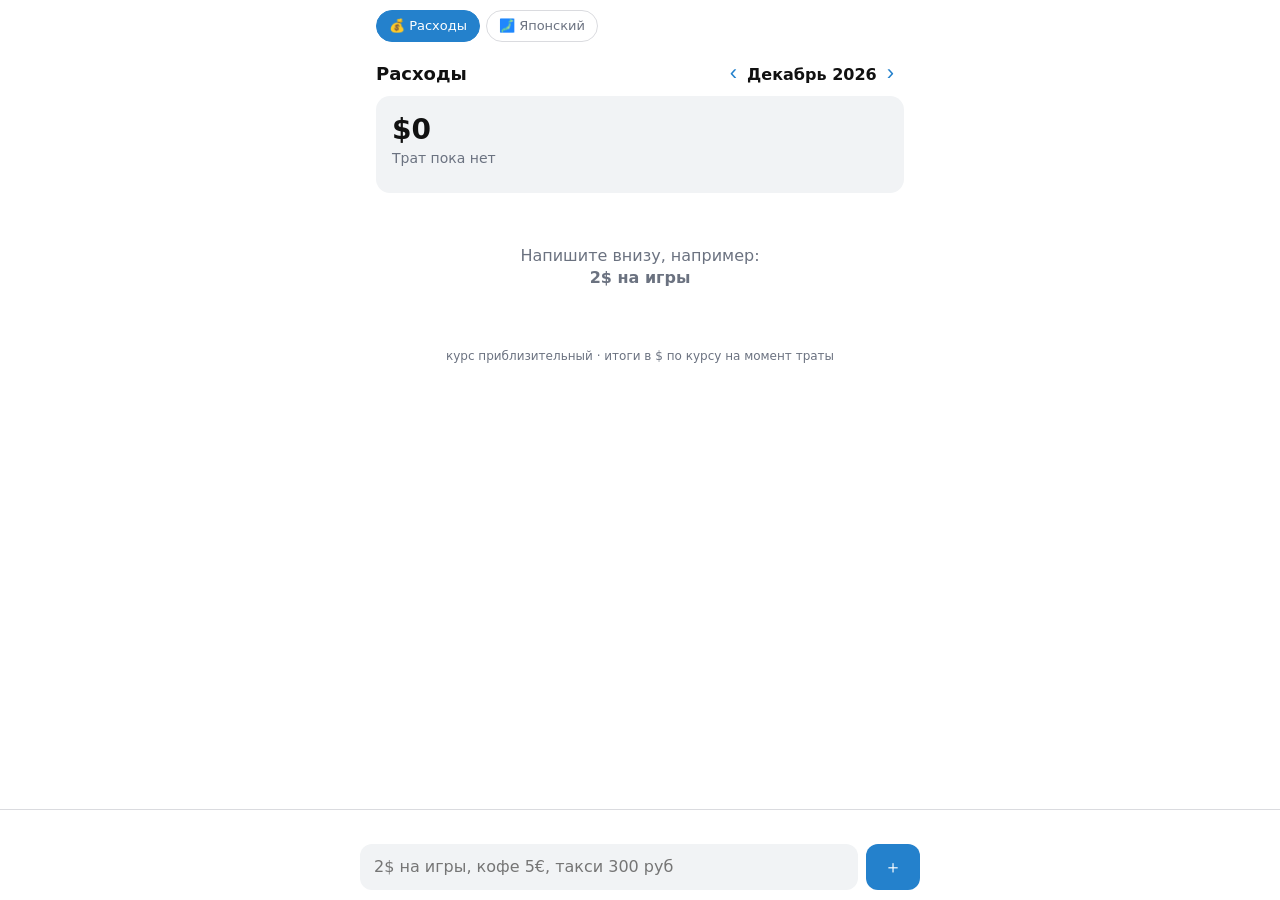
<file: index.html>
<!doctype html>
<html lang="ru">
<head>
<meta charset="utf-8">
<meta name="viewport" content="width=device-width, initial-scale=1, viewport-fit=cover">
<title>Расходы</title>
<script src="https://telegram.org/js/telegram-web-app.js"></script>
<script>
// Открываем раздел, где были в прошлый раз (Расходы или Японский)
try {
  if (/[?&]stay=1/.test(location.search)) localStorage.setItem("app_last", "exp");
  else if (localStorage.getItem("app_last") === "jp") location.replace("jp/" + location.hash);
} catch (e) {}
</script>
<style>
:root{
  --bg:var(--tg-theme-bg-color,#fff);
  --text:var(--tg-theme-text-color,#111);
  --hint:var(--tg-theme-hint-color,#6b7280);
  --link:var(--tg-theme-link-color,#2481cc);
  --btn:var(--tg-theme-button-color,#2481cc);
  --btn-text:var(--tg-theme-button-text-color,#fff);
  --card:var(--tg-theme-secondary-bg-color,#f1f3f5);
  --line:color-mix(in srgb,var(--hint) 25%,transparent);
}
*{box-sizing:border-box;-webkit-tap-highlight-color:transparent}
body{margin:0;background:var(--bg);color:var(--text);font:16px/1.4 system-ui,-apple-system,"Segoe UI",Roboto,sans-serif;padding-bottom:calc(84px + env(safe-area-inset-bottom))}
.wrap{max-width:560px;margin:0 auto;padding:0 16px}
.appsw{display:flex;gap:6px;padding:10px 0 0}
.appsw a,.appsw span{font-size:13px;padding:6px 12px;border-radius:999px;border:1px solid var(--line);text-decoration:none;color:var(--hint)}
.appsw span{background:var(--btn);color:var(--btn-text);border-color:var(--btn)}
header{display:flex;align-items:center;justify-content:space-between;padding:14px 0 6px}
header h1{font-size:18px;margin:0}
.nav button{background:none;border:0;color:var(--link);font-size:22px;padding:4px 10px;cursor:pointer}
.month{font-weight:600;min-width:120px;text-align:center;display:inline-block}
.chips{display:flex;gap:8px;flex-wrap:wrap;margin:6px 0 10px}
.chip{border:1px solid var(--line);background:none;color:var(--text);border-radius:999px;padding:5px 12px;font-size:14px;cursor:pointer}
.chip.on{background:var(--btn);color:var(--btn-text);border-color:var(--btn)}
.total{background:var(--card);border-radius:14px;padding:14px 16px;margin-bottom:12px}
.total .big{font-size:28px;font-weight:700}
.total .sub{color:var(--hint);font-size:14px}
.bars{margin-top:10px;display:grid;gap:8px}
.bar .top{display:flex;justify-content:space-between;font-size:14px}
.bar .track{height:6px;border-radius:3px;background:var(--line);margin-top:3px;overflow:hidden}
.bar .fill{height:100%;background:var(--btn);border-radius:3px}
h2{font-size:13px;text-transform:uppercase;letter-spacing:.04em;color:var(--hint);margin:18px 0 6px;font-weight:600;display:flex;justify-content:space-between}
.row{display:flex;align-items:center;gap:12px;padding:10px 0;border-bottom:1px solid var(--line);cursor:pointer}
.row .ico{font-size:22px;width:32px;text-align:center}
.row .mid{flex:1;min-width:0}
.row .cat{font-size:15px}
.row .note{color:var(--hint);font-size:13px;white-space:nowrap;overflow:hidden;text-overflow:ellipsis}
.row .amt{font-weight:600;white-space:nowrap;text-align:right}
.conv{color:var(--hint);font-size:12px;font-weight:400}
.rate{color:var(--hint);font-size:12px;text-align:center;margin:18px 0 0}
.empty{color:var(--hint);text-align:center;padding:40px 0}
.dock{position:fixed;left:0;right:0;bottom:0;background:var(--bg);border-top:1px solid var(--line);padding:10px 16px calc(10px + env(safe-area-inset-bottom))}
.dock .in{max-width:560px;margin:0 auto}
.dock form{display:flex;gap:8px}
.dock input{flex:1;min-width:0;font:inherit;color:var(--text);background:var(--card);border:0;border-radius:12px;padding:12px 14px;outline:none}
.dock button{background:var(--btn);color:var(--btn-text);border:0;border-radius:12px;padding:0 18px;font-size:18px;cursor:pointer}
.preview{font-size:13px;color:var(--hint);min-height:18px;margin:0 2px 6px}
dialog{border:0;border-radius:16px;background:var(--bg);color:var(--text);padding:18px;width:min(92vw,420px)}
dialog::backdrop{background:rgba(0,0,0,.45)}
dialog h3{margin:0 0 4px}
dialog .note{color:var(--hint);font-size:14px;margin-bottom:12px}
.danger{margin-top:14px;width:100%;padding:11px;border-radius:12px;border:0;background:#e5484d;color:#fff;font-size:16px;cursor:pointer}
.close{margin-top:8px;width:100%;padding:11px;border-radius:12px;border:0;background:var(--card);color:var(--text);font-size:16px;cursor:pointer}
</style>
</head>
<body>
<div class="wrap">
  <nav class="appsw"><span>💰 Расходы</span><a href="jp/" id="toJp">🗾 Японский</a></nav>
  <header>
    <h1>Расходы</h1>
    <div class="nav"><button id="prev" aria-label="Предыдущий месяц">‹</button><span class="month" id="month"></span><button id="next" aria-label="Следующий месяц">›</button></div>
  </header>
  <div class="total"><div class="big" id="sum">0</div><div class="sub" id="cnt"></div><div class="bars" id="bars"></div></div>
  <div id="list"></div>
  <div class="rate" id="rate"></div>
</div>

<div class="dock"><div class="in">
  <div class="preview" id="preview"></div>
  <form id="form" autocomplete="off">
    <input id="inp" type="text" inputmode="text" placeholder="2$ на игры, кофе 5€, такси 300 руб" enterkeyhint="send">
    <button type="submit" aria-label="Добавить">＋</button>
  </form>
</div></div>

<dialog id="dlg">
  <h3 id="dAmt"></h3><div class="note" id="dNote"></div>
  <div class="chips" id="dCats"></div>
  <button class="danger" id="dDel">Удалить</button>
  <button class="close" id="dClose">Закрыть</button>
</dialog>

<script>
"use strict";
const tg = window.Telegram && window.Telegram.WebApp;
if (tg) { try { tg.ready(); tg.expand(); } catch (e) {} }

/* ---------- Категории ---------- */
const CATS = [
  ["Еда","🛒","еда|продукт|магазин|супермаркет|пятёрочк|пятерочк|ашан|лента|магнит|молок|хлеб|овощ|фрукт|мясо|grocer|food|market"],
  ["Кафе и рестораны","☕","кофе|кафе|ресторан|обед|ужин|завтрак|перекус|пицц|бургер|суши|ролл|макдак|kfc|burger|кебаб|шаурм|coffee|lunch|dinner|bar\\b|пиво|вино|доставк"],
  ["Транспорт","🚕","такси|метро|автобус|маршрутк|бензин|заправк|парковк|проезд|uber|bolt|yandex go|поезд|электричк|taxi|fuel|самокат|каршеринг"],
  ["Игры и развлечения","🎮","игр|game|steam|playstation|\\bps\\d?\\b|xbox|nintendo|донат|кино|концерт|театр|боулинг|клуб|квест|аттракцион|парк"],
  ["Подписки и сервисы","📺","подписк|netflix|spotify|youtube|chatgpt|claude|icloud|google one|vpn|впн|хостинг|сервер|домен|apple music|premium"],
  ["Покупки","🛍","одежд|кроссовк|обув|куртк|джинс|футболк|ozon|озон|wildberries|вайлдберриз|amazon|aliexpress|телефон|наушник|ноутбук|покупк|товар|техник"],
  ["Здоровье","💊","аптек|лекарств|таблетк|врач|стоматолог|больниц|анализ|клиник|витамин|спортзал|тренировк|абонемент"],
  ["Жильё и счета","🏠","аренд|квартир|коммунал|свет\\b|электричеств|газ\\b|вода\\b|ипотек|ремонт|мебел|жкх"],
  ["Связь и интернет","📶","интернет|мобильн|симк|сим-карт|тариф|связь|wifi|wi-fi"],
  ["Подарки","🎁","подар|цветы|букет|открытк"],
  ["Прочее","📦",""]
];
const CAT_RE = CATS.map(c => c[2] ? new RegExp("(^|[^a-zа-яё0-9])(" + c[2] + ")", "i") : null);
const CAT_ICON = Object.fromEntries(CATS.map(c => [c[0], c[1]]));

function detectCategory(text) {
  for (let i = 0; i < CATS.length; i++) if (CAT_RE[i] && CAT_RE[i].test(text)) return CATS[i][0];
  return "Прочее";
}

/* ---------- Разбор текста ---------- */
const CUR_SYM = { USD: "$", EUR: "€", RUB: "₽" };
let defaultCur = "USD";

/* ---------- Курсы валют (единиц за 1 USD) ---------- */
let rates = { USD: 1, EUR: 0.9, RUB: 80 };
let ratesInfo = "курс приблизительный";
const CUR_LIST = ["USD", "EUR", "RUB"];
const conv = (a, from, to) => a / rates[from] * rates[to];
function loadCachedRates() {
  try {
    const c = JSON.parse(localStorage.getItem("exp_rates") || "null");
    if (c && c.r && c.r.EUR && c.r.RUB) { rates = { USD: 1, EUR: c.r.EUR, RUB: c.r.RUB }; ratesInfo = "курс на " + c.d + " (из кэша)"; return c.t; }
  } catch (e) {}
  return 0;
}
async function refreshRates() {
  const t = loadCachedRates();
  if (t && Date.now() - t < 6 * 3600e3) { ratesInfo = ratesInfo.replace(" (из кэша)", ""); return; }
  try {
    const res = await fetch("https://open.er-api.com/v6/latest/USD");
    const j = await res.json();
    if (j.result === "success" && j.rates.EUR && j.rates.RUB) {
      rates = { USD: 1, EUR: j.rates.EUR, RUB: j.rates.RUB };
      const d = new Date(), ds = pad(d.getDate()) + "." + pad(d.getMonth() + 1);
      ratesInfo = "курс на " + ds;
      try { localStorage.setItem("exp_rates", JSON.stringify({ t: Date.now(), d: ds, r: rates })); } catch (e) {}
    }
  } catch (e) {}
}

function parse(text) {
  const t = text.trim();
  const m = t.match(/(\d+(?:[  ]\d{3})*(?:[.,]\d{1,2})?|\d+)/);
  if (!m) return null;
  const amount = parseFloat(m[1].replace(/[  ]/g, "").replace(",", "."));
  if (!(amount > 0)) return null;
  let cur = defaultCur;
  if (/\$|usd|доллар|бакс/i.test(t)) cur = "USD";
  else if (/€|eur|евро/i.test(t)) cur = "EUR";
  else if (/₽|rub|руб|(^|\s)р(\.|\s|$)/i.test(t)) cur = "RUB";
  let note = t.replace(m[0], " ")
    .replace(/\$|€|₽|usd|eur|rub|доллар[а-яё]*|бакс[а-яё]*|евро|руб[а-яё]*/ig, " ")
    .replace(/(^|\s)(потратил[а-яё]*|купил[а-яё]*|заплатил[а-яё]*|отдал[а-яё]*|на|за|вчера|р\.?)(?=\s|$)/ig, " ")
    .replace(/\s+/g, " ").trim();
  if (!note) note = t;
  const date = /вчера/i.test(t) ? addDays(today(), -1) : today();
  return { a: amount, c: cur, g: detectCategory(t), n: note.slice(0, 80), d: date };
}

/* ---------- Даты ---------- */
const pad = n => String(n).padStart(2, "0");
function ymd(d) { return d.getFullYear() + "-" + pad(d.getMonth() + 1) + "-" + pad(d.getDate()); }
function today() { return ymd(new Date()); }
function addDays(s, n) { const d = new Date(s + "T12:00:00"); d.setDate(d.getDate() + n); return ymd(d); }
const MONTHS = ["Январь","Февраль","Март","Апрель","Май","Июнь","Июль","Август","Сентябрь","Октябрь","Ноябрь","Декабрь"];
const DAYS = ["вс","пн","вт","ср","чт","пт","сб"];
function dayLabel(s) {
  if (s === today()) return "Сегодня";
  if (s === addDays(today(), -1)) return "Вчера";
  const d = new Date(s + "T12:00:00");
  return d.getDate() + " " + MONTHS[d.getMonth()].toLowerCase().replace(/ь$|й$/, "я") + ", " + DAYS[d.getDay()];
}

/* ---------- Хранилище: Telegram CloudStorage или localStorage ---------- */
const useCloud = !!(tg && tg.CloudStorage && tg.isVersionAtLeast && tg.isVersionAtLeast("6.9"));
const P = "exp_";
const store = {
  getKeys() {
    if (useCloud) return new Promise(r => tg.CloudStorage.getKeys((e, k) => r(e ? [] : k)));
    try { return Promise.resolve(Object.keys(localStorage).filter(k => k.startsWith(P)).map(k => k.slice(P.length))); }
    catch (e) { return Promise.resolve([]); }
  },
  getItems(keys) {
    if (!keys.length) return Promise.resolve({});
    if (useCloud) return new Promise(r => tg.CloudStorage.getItems(keys, (e, v) => r(e ? {} : v)));
    const o = {};
    try { keys.forEach(k => { const v = localStorage.getItem(P + k); if (v != null) o[k] = v; }); } catch (e) {}
    return Promise.resolve(o);
  },
  setItem(k, v) {
    if (useCloud) return new Promise(r => tg.CloudStorage.setItem(k, v, () => r()));
    try { localStorage.setItem(P + k, v); } catch (e) {}
    return Promise.resolve();
  },
  removeItem(k) {
    if (useCloud) return new Promise(r => tg.CloudStorage.removeItem(k, () => r()));
    try { localStorage.removeItem(P + k); } catch (e) {}
    return Promise.resolve();
  }
};

/* ---------- Состояние ---------- */
let allKeys = new Set();
const days = {};          // "YYYY-MM-DD" -> [ {i,a,c,g,n} ]
let ym = today().slice(0, 7);
let curFilter = null;

const dk = d => "d_" + d;
function parseDay(v) { try { const a = JSON.parse(v); return Array.isArray(a) ? a : []; } catch (e) { return []; } }

async function loadMonth() {
  const keys = [...allKeys].filter(k => k.startsWith("d_" + ym) && !(k.slice(2) in days));
  const got = await store.getItems(keys);
  keys.forEach(k => { days[k.slice(2)] = parseDay(got[k]); });
}
async function saveDay(d) {
  const arr = days[d] || [];
  if (arr.length) { await store.setItem(dk(d), JSON.stringify(arr)); allKeys.add(dk(d)); }
  else { await store.removeItem(dk(d)); allKeys.delete(dk(d)); delete days[d]; }
}

/* ---------- Отрисовка ---------- */
const $ = id => document.getElementById(id);
const fmt = (n, c) => {
  const s = Number(n).toLocaleString("ru-RU", { maximumFractionDigits: 2 });
  return c === "RUB" ? s + " ₽" : (CUR_SYM[c] || "") + s;
};

const usd = e => e.u != null ? e.u : conv(e.a, e.c, "USD");
const fmtOthers = (a, c) => CUR_LIST.filter(x => x !== c).map(x => fmt(conv(a, c, x), x)).join(" · ");

function monthEntries() {
  const out = [];
  Object.keys(days).filter(d => d.startsWith(ym)).sort().reverse().forEach(d => days[d].forEach(e => out.push({ d, e })));
  return out;
}

function render() {
  const [y, m] = ym.split("-").map(Number);
  $("month").textContent = MONTHS[m - 1] + " " + y;
  const items = monthEntries();
  const shown = items;
  const total = shown.reduce((s, x) => s + usd(x.e), 0);
  $("sum").textContent = fmt(total, "USD");
  $("cnt").textContent = shown.length ? shown.length + " " + plural(shown.length) + " · ≈ " + fmtOthers(total, "USD") : "Трат пока нет";
  $("rate").textContent = ratesInfo + " · итоги в $ по курсу на момент траты";

  const byCat = {};
  shown.forEach(x => { byCat[x.e.g] = (byCat[x.e.g] || 0) + usd(x.e); });
  const rows = Object.entries(byCat).sort((a, b) => b[1] - a[1]);
  $("bars").innerHTML = rows.map(([g, v]) =>
    '<div class="bar"><div class="top"><span>' + (CAT_ICON[g] || "📦") + " " + esc(g) + "</span><span>" + fmt(v, "USD") +
    ' · ' + Math.round(v / total * 100) + '%</span></div><div class="track"><div class="fill" style="width:' + (v / rows[0][1] * 100) + '%"></div></div></div>').join("");

  if (!items.length) { $("list").innerHTML = '<div class="empty">Напишите внизу, например:<br><b>2$ на игры</b></div>'; return; }
  let html = "", last = "";
  items.forEach(({ d, e }) => {
    if (d !== last) {
      const dayTotal = days[d].reduce((s, x) => s + usd(x), 0);
      html += "<h2><span>" + dayLabel(d) + "</span><span>" + (dayTotal ? fmt(dayTotal, "USD") : "") + "</span></h2>";
      last = d;
    }
    html += '<div class="row" data-d="' + d + '" data-i="' + e.i + '"><div class="ico">' + (CAT_ICON[e.g] || "📦") + '</div><div class="mid"><div class="cat">' +
      esc(e.g) + '</div><div class="note">' + esc(e.n) + '</div></div><div class="amt">' + fmt(e.a, e.c) +
      (e.c !== "USD" ? '<div class="conv">≈ ' + fmt(usd(e), "USD") + "</div>" : "") + "</div></div>";
  });
  $("list").innerHTML = html;
}
function plural(n) { const a = n % 10, b = n % 100; return a === 1 && b !== 11 ? "трата" : (a >= 2 && a <= 4 && (b < 10 || b >= 20)) ? "траты" : "трат"; }
function esc(s) { return String(s).replace(/[&<>"]/g, c => ({ "&": "&amp;", "<": "&lt;", ">": "&gt;", '"': "&quot;" }[c])); }

/* ---------- Действия ---------- */
function haptic(t) { try { tg && tg.HapticFeedback && tg.HapticFeedback.notificationOccurred(t); } catch (e) {} }

$("inp").addEventListener("input", () => {
  const p = parse($("inp").value);
  $("preview").textContent = p ? "→ " + fmt(p.a, p.c) + " (≈ " + fmtOthers(p.a, p.c) + ") · " + (CAT_ICON[p.g] || "") + " " + p.g : "";
});

$("form").addEventListener("submit", async ev => {
  ev.preventDefault();
  const p = parse($("inp").value);
  if (!p) { haptic("error"); $("preview").textContent = "Не вижу сумму. Пример: 2$ на игры"; return; }
  const entry = { i: Date.now().toString(36), a: p.a, c: p.c, g: p.g, n: p.n, u: +conv(p.a, p.c, "USD").toFixed(4) };
  const d = p.d;
  if (!days[d]) { const got = await store.getItems([dk(d)]); days[d] = parseDay(got[dk(d)]); }
  days[d].push(entry);
  await saveDay(d);
  ym = d.slice(0, 7);
  await loadMonth();
  $("inp").value = ""; $("preview").textContent = "";
  haptic("success"); render();
});

$("prev").onclick = () => shiftMonth(-1);
$("next").onclick = () => shiftMonth(1);
async function shiftMonth(n) {
  const [y, m] = ym.split("-").map(Number);
  const d = new Date(y, m - 1 + n, 1);
  ym = d.getFullYear() + "-" + pad(d.getMonth() + 1);
  await loadMonth(); render();
}

let cur = null;
$("list").addEventListener("click", e => {
  const row = e.target.closest(".row"); if (!row) return;
  const d = row.dataset.d, i = row.dataset.i;
  const entry = (days[d] || []).find(x => x.i === i); if (!entry) return;
  cur = { d, entry };
  $("dAmt").textContent = fmt(entry.a, entry.c);
  $("dNote").textContent = entry.n + " · ≈ " + fmtOthers(entry.a, entry.c);
  $("dCats").innerHTML = CATS.map(c => '<button class="chip' + (c[0] === entry.g ? " on" : "") + '" data-g="' + esc(c[0]) + '">' + c[1] + " " + esc(c[0]) + "</button>").join("");
  $("dlg").showModal();
});
$("dCats").addEventListener("click", async e => {
  const g = e.target.dataset.g; if (!g || !cur) return;
  cur.entry.g = g; await saveDay(cur.d); $("dlg").close(); render();
});
$("dDel").onclick = async () => {
  if (!cur) return;
  days[cur.d] = days[cur.d].filter(x => x.i !== cur.entry.i);
  await saveDay(cur.d); $("dlg").close(); haptic("warning"); render();
};
$("dClose").onclick = () => $("dlg").close();
$("toJp").onclick = e => { e.preventDefault(); try { localStorage.setItem("app_last", "jp"); } catch (x) {} location.href = "jp/" + location.hash; };

/* ---------- Старт ---------- */
(async function init() {
  const keys = await store.getKeys();
  allKeys = new Set(keys);
  const got = await store.getItems(["cfg"]);
  try { const c = JSON.parse(got.cfg || "{}"); if (c.cur) defaultCur = c.cur; } catch (e) {}
  await refreshRates();
  await loadMonth();
  render();
})();
</script>
</body>
</html>
</file>
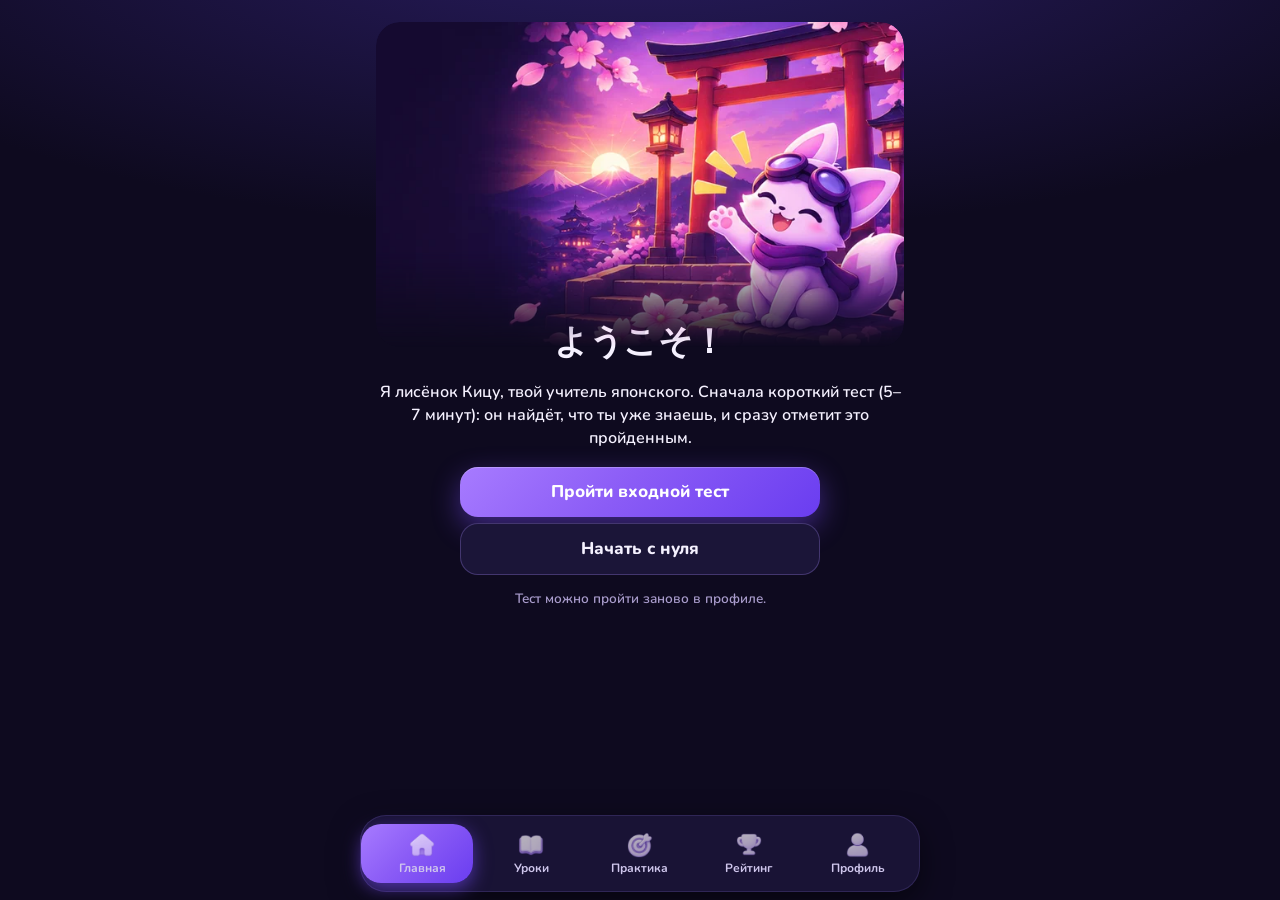
<file: jp/index.html>
<!doctype html>
<html lang="ru">
<head>
<meta charset="utf-8">
<meta name="viewport" content="width=device-width, initial-scale=1, viewport-fit=cover">
<title>Японский N5</title>
<meta name="theme-color" content="#0e0a1f">
<link rel="manifest" href="manifest.json">
<link rel="icon" href="icon.svg" type="image/svg+xml">
<link rel="preconnect" href="https://fonts.googleapis.com">
<link rel="preconnect" href="https://fonts.gstatic.com" crossorigin>
<link href="https://fonts.googleapis.com/css2?family=Nunito:wght@600;700;800;900&family=M+PLUS+Rounded+1c:wght@500;700&family=Klee+One:wght@600&display=swap" rel="stylesheet">
<script src="https://telegram.org/js/telegram-web-app.js"></script>
<link rel="stylesheet" href="css/app.css">
</head>
<body>
<main id="view">
  <div class="loader">
    <svg class="crane" viewBox="0 0 64 64" aria-hidden="true"><path d="M32 8 L44 30 L60 26 L40 40 L32 58 L24 40 L4 26 L20 30 Z" fill="#8b5cf6"/><path d="M32 8 L36 34 L32 58 L28 34 Z" fill="#6a3df0"/></svg>
    <div>Складываем журавлика…</div>
  </div>
</main>
<nav class="bnav" hidden></nav>
<script type="module" src="js/main.js"></script>
</body>
</html>
</file>
<file: jp/css/app.css>
/* Японский: тёмно-фиолетовая тема по макету */
:root{
  --bg:#0e0a1f; --bg2:#151033; --card:#1b1538; --card2:#231b49; --card3:#2c2259; --line:rgba(170,140,255,.16); --line2:rgba(170,140,255,.28);
  --text:#f5f1ff; --muted:#a99ccc; --dim:#6f6496;
  --p:#8b5cf6; --p2:#a78bfa; --p3:#c4b5fd; --pd:#6d3ef0; --pink:#f08bd0; --gold:#ffc83d; --orange:#ff8a2b;
  --ok:#34d399; --ok-bg:rgba(52,211,153,.12); --bad:#ff6b81; --bad-bg:rgba(255,107,129,.12);
  --grad:linear-gradient(135deg,#a77bff 0%,#8b5cf6 45%,#6a3df0 100%);
  --glow:0 10px 28px rgba(124,77,255,.45);
  --shadow:0 10px 30px rgba(0,0,0,.35);
  --font:"Nunito",system-ui,-apple-system,"Segoe UI",Roboto,sans-serif;
  --jp:"M PLUS Rounded 1c","Hiragino Maru Gothic ProN","Hiragino Sans","Noto Sans JP","Yu Gothic",sans-serif;
  --brush:"Klee One","Hiragino Mincho ProN","Yu Mincho",serif;
  color-scheme:dark;
}
*{box-sizing:border-box;-webkit-tap-highlight-color:transparent}
html,body{margin:0;background:var(--bg);color:var(--text)}
body{font:600 16px/1.45 var(--font);min-height:100vh;padding-bottom:calc(92px + env(safe-area-inset-bottom));
  background:radial-gradient(120% 60% at 50% -10%,#2a1d63 0%,rgba(42,29,99,0) 60%),var(--bg);background-attachment:fixed}
#view{max-width:560px;margin:0 auto;padding:0 16px 24px}
a{color:var(--p2)}
button{font-family:inherit}
.ic{width:24px;height:24px;display:inline-block;vertical-align:middle;flex:none}
.jp{font-family:var(--jp);font-weight:500}
.jp.big{font-size:34px;line-height:1.5}
.jp.huge{font-family:var(--brush);font-size:58px;line-height:1.1;font-weight:600}
.jp.sent{font-size:22px;line-height:2}
ruby rt{font-size:.5em;color:var(--muted);font-weight:500}
.hint{color:var(--muted);font-size:13.5px;font-weight:600}
.center{text-align:center;padding:16px 0}
.center-t{text-align:center;margin:10px 0}
h1,h2,h3{font-weight:900;margin:.35em 0;letter-spacing:-.01em}
h3{font-size:18px}
.page-h{margin:14px 0 10px;font-size:26px}
.sub{font-size:12px;letter-spacing:.08em;text-transform:uppercase;color:var(--muted);margin:16px 0 8px;font-weight:800}

/* кнопки */
.btn{display:inline-flex;align-items:center;justify-content:center;gap:8px;border:0;border-radius:18px;padding:15px 18px;font:800 17px/1.2 var(--font);
  background:var(--grad);color:#fff;cursor:pointer;box-shadow:var(--glow),inset 0 1px 0 rgba(255,255,255,.25);transition:transform .14s cubic-bezier(.3,1.6,.5,1),filter .15s}
.btn:active{transform:scale(.97)}
.btn:disabled{background:var(--card2);color:var(--dim);box-shadow:none}
.btn.ghost{background:var(--card);color:var(--text);box-shadow:none;border:1px solid var(--line2)}
.btn.sm{padding:9px 14px;font-size:14px;border-radius:14px}
.btn.danger{color:var(--bad)}
.btn .ic{width:20px;height:20px}
.row-btns{display:flex;flex-wrap:wrap;gap:8px;margin:10px 0}
.chips{display:flex;gap:6px;flex-wrap:wrap;margin:8px 0}
.chip{border:1px solid var(--line2);background:var(--card);color:var(--muted);border-radius:999px;padding:7px 13px;font:700 13.5px var(--font);cursor:pointer}
.chip.on{background:var(--grad);color:#fff;border-color:transparent;box-shadow:0 4px 14px rgba(124,77,255,.35)}
.card{background:linear-gradient(180deg,var(--card2),var(--card));border-radius:24px;padding:16px;margin:12px 0;border:1px solid var(--line);box-shadow:var(--shadow);position:relative;overflow:hidden}
.bar{height:9px;border-radius:9px;background:rgba(255,255,255,.12);overflow:hidden}
.bar i{display:block;height:100%;border-radius:9px;background:linear-gradient(90deg,#c4a6ff,#8b5cf6);box-shadow:0 0 12px rgba(167,123,255,.7);transition:width .5s}

/* верхняя панель */
.tb{display:flex;align-items:center;justify-content:space-between;gap:4px;padding:12px 0 10px;position:sticky;top:0;z-index:20;background:linear-gradient(var(--bg) 70%,rgba(14,10,31,0))}
.ava{width:54px;height:54px;border-radius:50%;padding:0;border:0;cursor:pointer;position:relative;flex:none;
  background:radial-gradient(circle at 50% 35%,#3c2d7a,#1b1338);box-shadow:0 0 0 3px #7c4dff,0 0 18px rgba(124,77,255,.6);overflow:visible}
.ava .fox-svg{width:64px;height:64px;position:absolute;left:-5px;top:-2px;clip-path:circle(27px at 32px 29px)}
.ava .dot{position:absolute;right:-1px;bottom:1px;width:14px;height:14px;border-radius:50%;background:#8b5cf6;border:3px solid var(--bg)}
.stat{display:inline-flex;align-items:center;gap:6px;font:900 21px var(--font);padding:0 2px;white-space:nowrap;background:none;border:0;color:inherit;cursor:pointer}
.stat .ic{width:32px;height:32px}
.tb .ava{margin-right:10px}
.stat.flame b{color:#ff9a3d} .stat.gem b{color:#fff} .stat.bolt b{color:#d8b4ff}
.grow{flex:1}
.plus{width:38px;height:38px;border-radius:50%;border:0;background:var(--card3);color:#fff;display:grid;place-items:center;cursor:pointer;flex:none}
.plus .ic{width:20px;height:20px}
@media (max-width:380px){.stat{font-size:17px;gap:3px}.stat .ic{width:26px;height:26px}.ava{width:46px;height:46px}.ava .fox-svg{width:56px;height:56px;clip-path:circle(23px at 28px 25px)}}

/* карточка модуля */
.hero-card{position:relative;overflow:hidden;border-radius:26px;padding:16px 18px 18px;min-height:118px;margin:4px 0 14px;
  background:linear-gradient(135deg,#2c2170 0%,#3d2b95 55%,#5b3fc7 100%);border:1px solid rgba(190,160,255,.35);box-shadow:0 12px 34px rgba(76,40,180,.45),inset 0 1px 0 rgba(255,255,255,.12)}
.hero-art{position:absolute;right:0;top:0;height:100%;width:62%;opacity:.95;pointer-events:none}
.hc-sel{position:relative;display:inline-flex;align-items:center;gap:6px;background:none;border:0;color:#d9ccff;font:800 14.5px var(--font);padding:0;cursor:pointer}
.hc-sel .ic{width:18px;height:18px}
.hero-card h2{position:relative;margin:6px 0 2px;font-size:22px;max-width:75%;text-shadow:0 2px 10px rgba(0,0,0,.35)}
.hc-sub{position:relative;color:#cbbcf5;font-weight:700;font-size:15px}
.hero-card .bar{position:relative;margin-top:12px;width:66%;height:8px}
.hc-go{position:absolute;right:12px;bottom:12px;width:40px;height:40px;border-radius:50%;border:0;background:rgba(160,120,255,.85);color:#fff;display:grid;place-items:center;cursor:pointer;box-shadow:0 6px 18px rgba(124,77,255,.55)}
.hc-go .ic{width:20px;height:20px}

/* путь */
.path-wrap{position:relative;margin:0 -16px;overflow:hidden;border-radius:0}
.scene{position:absolute;inset:0;pointer-events:none;z-index:0}
.scene>*{position:absolute}
.scene .sc-clouds{left:0;right:0;top:40px;height:120px;opacity:.9}
.scene .sc-clouds svg,.scene .sc-bushes svg,.scene .sc-hills svg{width:100%;height:100%}
.scene .sc-pagoda{left:-14px;width:120px}
.scene .sc-lantern{left:-6px;width:110px}
.scene .sc-branch{right:-20px}
.scene .sc-branch.l{left:-30px;right:auto;transform:scaleX(-1)}
.scene .sc-bushes{left:0;right:0;bottom:0;height:90px}
.scene .sc-hills{left:0;right:0;height:140px;opacity:.8}
.scene .rock-fox{right:6px;width:150px}
.rf-fox .fox-svg{width:120px;height:120px;margin:0 auto -18px;display:block;filter:drop-shadow(0 0 18px rgba(200,170,255,.35))}
.rf-rock{width:150px;display:block}
.petal{position:absolute;width:10px;height:7px;border-radius:70% 0 70% 0;background:#f7a8d0;opacity:.8;animation:petal 9s linear infinite}
@keyframes petal{0%{transform:translate(0,-20px) rotate(0)}100%{transform:translate(-60px,520px) rotate(540deg);opacity:0}}
.path-line{position:absolute;left:0;top:0;z-index:1;pointer-events:none;overflow:visible}
.path-line path{fill:none;stroke:#5a4a9e;stroke-width:4;stroke-dasharray:2 11;stroke-linecap:round}
.pnode{position:absolute;z-index:2;transform:translate(-50%,-50%);border:0;background:none;padding:0;cursor:pointer;display:flex;flex-direction:column;align-items:center;color:var(--text)}
/* кнопки пути из картинок ChatGPT: основа + иконка на верхней площадке */
.pnode .pn-disc{width:86px;height:81px;border-radius:0;background:none !important;box-shadow:none !important;display:block;position:relative;animation:none;transition:transform .14s cubic-bezier(.3,1.6,.5,1)}
.pnode .pn-base{position:absolute;inset:0;width:100%;height:100%;object-fit:contain;pointer-events:none;filter:drop-shadow(0 10px 14px rgba(0,0,0,.5))}
.pnode .pn-ic{position:absolute;left:50%;top:41%;width:42%;height:42%;transform:translate(-50%,-50%);display:grid;place-items:center;color:#fff}
.pnode .pn-ic .ic{width:100% !important;height:100% !important;object-fit:contain}
.pnode .pn-ic .ic.glyph text{fill:#fff}
.pnode .pn-ic .ic.glyph{filter:drop-shadow(0 2px 3px rgba(40,10,120,.6))}
.pnode.lock .pn-ic,.pnode.open .pn-ic{opacity:.55}
.pnode.open .pn-ic{opacity:.9}
.pnode.lock .pn-ic .ic.glyph text{fill:#b9b0dc}
.pnode:active .pn-disc{transform:translateY(4px) scale(.98)}
.pnode.cur .pn-disc{width:118px;height:111px;animation:curFloat 2.6s ease-in-out infinite}
.pnode.cur .pn-base{filter:drop-shadow(0 0 22px rgba(160,110,255,.75)) drop-shadow(0 12px 16px rgba(0,0,0,.5))}
@keyframes curFloat{50%{transform:translateY(-4px)}}
.pnode .pn-ring{position:absolute;left:50%;top:44%;width:148px;height:148px;transform:translate(-50%,-50%) rotate(-90deg);z-index:-1}
.pnode.cur .pn-lbl{margin-top:6px}
.pn-disc{width:76px;height:76px;border-radius:50%;display:grid;place-items:center;position:relative;
  background:radial-gradient(circle at 50% 30%,#4b3f78,#2c2453 70%);box-shadow:0 9px 0 #19132f,0 14px 20px rgba(0,0,0,.45),inset 0 2px 0 rgba(255,255,255,.12),inset 0 -6px 12px rgba(0,0,0,.25);
  color:#8d82b6;transition:transform .14s cubic-bezier(.3,1.6,.5,1)}
.pn-disc .ic{width:34px;height:34px}
.pnode:active .pn-disc{transform:translateY(5px);box-shadow:0 4px 0 #19132f,0 8px 14px rgba(0,0,0,.4),inset 0 2px 0 rgba(255,255,255,.12)}
.pnode.done .pn-disc{background:radial-gradient(circle at 50% 30%,#9c78ff,#6a3df0 72%);color:#fff;box-shadow:0 9px 0 #3f22a0,0 14px 24px rgba(106,61,240,.45),inset 0 2px 0 rgba(255,255,255,.3)}
.pnode.open .pn-disc{color:#d9ccff}
.pnode.cur .pn-disc{width:96px;height:96px;background:radial-gradient(circle at 50% 28%,#b48cff,#7c4dff 60%,#5a2fe0);color:#fff;
  box-shadow:0 10px 0 #3d1fae,0 0 40px rgba(140,92,255,.75),inset 0 3px 0 rgba(255,255,255,.35),inset 0 -8px 14px rgba(40,10,120,.35);animation:curPulse 2.4s ease-in-out infinite}
.pnode.cur .pn-disc .ic{width:46px;height:46px;filter:drop-shadow(0 2px 4px rgba(40,10,120,.5))}
@keyframes curPulse{50%{box-shadow:0 10px 0 #3d1fae,0 0 60px rgba(160,110,255,.95),inset 0 3px 0 rgba(255,255,255,.35),inset 0 -8px 14px rgba(40,10,120,.35)}}
.pn-ring{position:absolute;width:124px;height:124px;left:50%;top:48px;transform:translate(-50%,-50%) rotate(-90deg);pointer-events:none}
.pn-ring circle{fill:none;stroke-width:7;stroke-linecap:round}
.pn-ring .t{stroke:rgba(140,100,255,.18)} .pn-ring .v{stroke:url(#g-purple);filter:drop-shadow(0 0 6px rgba(167,123,255,.9))}
.pn-lbl{margin-top:16px;background:#efeaff;color:#2a1f5c;font:900 15px var(--font);padding:5px 14px;border-radius:12px;box-shadow:0 4px 12px rgba(0,0,0,.35);white-space:nowrap}
.pnode:not(.cur) .pn-lbl{display:none}
.pnode.chest .pn-disc{background:none;box-shadow:none;width:96px;height:80px}
.pnode.chest .pn-disc .ic{width:92px;height:80px;filter:drop-shadow(0 8px 10px rgba(0,0,0,.5))}
.pnode.chest.lock .pn-disc .ic{filter:grayscale(.6) brightness(.75) drop-shadow(0 8px 10px rgba(0,0,0,.5))}
.fbtn{position:absolute;z-index:3;width:76px;height:84px;border-radius:20px;border:1px solid var(--line2);background:linear-gradient(180deg,#2a2152,#1c1640);
  display:flex;flex-direction:column;align-items:center;justify-content:center;gap:4px;color:#fff;font:800 13.5px var(--font);cursor:pointer;box-shadow:0 8px 20px rgba(0,0,0,.45),inset 0 1px 0 rgba(255,255,255,.1)}
.fbtn .ic{width:40px;height:40px}
.fbtn.ready{box-shadow:0 0 0 2px #ffc83d,0 0 22px rgba(255,200,61,.45)}
.fbtn .badge{position:absolute;top:-6px;right:-6px;min-width:22px;height:22px;border-radius:11px;background:#ff5d8f;font-size:12px;display:grid;place-items:center;padding:0 5px}
.unit-end{position:relative;z-index:2;text-align:center;color:var(--muted);font-size:13px;padding:8px 0 20px}

/* дашборд (вкладка «Уроки») */
.welcome-card{display:flex;align-items:center;gap:8px;padding:14px 4px 4px;position:relative}
.welcome-card h2{font-size:24px;line-height:1.15;margin:0}
.welcome-card .hint{margin-top:4px}
.welcome-card .fox-svg{width:120px;height:120px;flex:none;margin:-14px -6px -10px auto;filter:drop-shadow(0 0 20px rgba(167,123,255,.45))}
.week{display:flex;justify-content:space-between;margin-top:12px}
.week div{display:flex;flex-direction:column;align-items:center;gap:6px;font-size:12px;color:var(--muted);font-weight:700}
.week i{width:32px;height:32px;border-radius:50%;border:2px solid #4a3f7a;display:grid;place-items:center}
.week i.on{background:var(--grad);border-color:#b79cff;box-shadow:0 0 12px rgba(139,92,246,.6)}
.week i .ic{width:16px;height:16px;color:#fff}
.week i.today{border-color:var(--p2)}
.streak-h{display:flex;align-items:center;gap:6px;font-size:18px;font-weight:900}
.streak-h .ic{width:24px;height:24px}
.prog-card{display:flex;align-items:center;gap:12px}
.prog-card .shield{width:66px;height:72px;filter:drop-shadow(0 0 14px rgba(139,92,246,.6))}
.prog-card .bar{margin-top:8px}
.plan-card{display:flex;align-items:center;gap:12px;cursor:pointer}
.plan-card .go{width:56px;height:46px;border-radius:14px;background:var(--grad);display:grid;place-items:center;box-shadow:var(--glow);flex:none}
.plan-card .go .ic{width:24px;height:24px;color:#fff}
.mod{display:flex;align-items:center;gap:12px;border-radius:20px;border:1px solid var(--line);padding:12px;margin:8px 0;cursor:pointer;color:var(--text);width:100%;text-align:left;
  background:linear-gradient(135deg,#251d4f,#1a1438);position:relative;overflow:hidden;font:inherit}
.mod .mi{width:52px;height:52px;border-radius:16px;display:grid;place-items:center;background:var(--card3);color:var(--p3);flex:none}
.mod .mi .ic{width:28px;height:28px}
.mod.cur .mi,.mod.done .mi{background:var(--grad);color:#fff;box-shadow:0 6px 16px rgba(124,77,255,.45)}
.mod b{display:block;font-size:15.5px} .mod small{color:var(--muted);font-weight:700;font-size:12.5px}
.mod .bar{margin-top:6px;height:6px}
.mod .mt{flex:1;min-width:0}
.mod.locked{opacity:.55}
.mod .chev{color:var(--dim)}
.stage-h{font-size:12px;letter-spacing:.1em;text-transform:uppercase;color:var(--muted);margin:22px 0 4px;font-weight:900}

/* нижнее меню */
.bnav{position:fixed;left:8px;right:8px;bottom:calc(8px + env(safe-area-inset-bottom));z-index:30;display:flex;justify-content:space-between;align-items:center;gap:2px;
  background:rgba(27,21,56,.92);backdrop-filter:blur(14px);-webkit-backdrop-filter:blur(14px);border:1px solid var(--line);border-radius:26px;padding:8px;max-width:560px;margin:0 auto;box-shadow:0 10px 30px rgba(0,0,0,.5)}
.bnav button{flex:1;border:0;background:none;color:#cfc6ec;font:700 12px/1.1 var(--font);display:flex;flex-direction:column;align-items:center;gap:4px;padding:8px 0;border-radius:20px;cursor:pointer;transition:background .2s,color .2s}
.bnav button .ic{width:26px;height:26px}
.bnav button{position:relative;z-index:1}
.bnav button.on{color:#fff}
.bnav button.on .ic{animation:navPop .45s cubic-bezier(.3,1.7,.5,1)}
@keyframes navPop{40%{transform:translateY(-3px) scale(1.15)}}
.bnav .pill{position:absolute;left:0;top:8px;bottom:8px;width:20%;border-radius:20px;background:var(--grad);box-shadow:0 6px 18px rgba(124,77,255,.55);z-index:0;
  transition:transform .45s cubic-bezier(.3,1.25,.45,1),width .3s;pointer-events:none}
.bnav{view-transition-name:bnav}

/* переходы между экранами */
::view-transition-old(root){animation:vtOut .2s cubic-bezier(.4,0,1,1) both}
::view-transition-new(root){animation:vtUp .34s cubic-bezier(.2,.9,.25,1) both}
html[data-vt=fwd]::view-transition-new(root){animation-name:vtFwd}
html[data-vt=back]::view-transition-new(root){animation-name:vtBack}
html[data-vt=fwd]::view-transition-old(root){animation-name:vtOutL}
html[data-vt=back]::view-transition-old(root){animation-name:vtOutR}
::view-transition-group(bnav){animation:none}
::view-transition-old(bnav){display:none}
::view-transition-new(bnav){animation:none}
@keyframes vtOut{to{opacity:0;transform:scale(.98);filter:blur(3px)}}
@keyframes vtOutL{to{opacity:0;transform:translateX(-28px) scale(.985);filter:blur(3px)}}
@keyframes vtOutR{to{opacity:0;transform:translateX(28px) scale(.985);filter:blur(3px)}}
@keyframes vtFwd{from{opacity:0;transform:translateX(36px) scale(.985);filter:blur(4px)}}
@keyframes vtBack{from{opacity:0;transform:translateX(-36px) scale(.985);filter:blur(4px)}}
@keyframes vtUp{from{opacity:0;transform:translateY(14px) scale(.99);filter:blur(4px)}}
#view.v-out{opacity:0;transform:scale(.985);filter:blur(3px);transition:opacity .13s,transform .13s,filter .13s}
html[data-vt=fwd] #view.v-in{animation:vtFwd .34s cubic-bezier(.2,.9,.25,1)}
html[data-vt=back] #view.v-in{animation:vtBack .34s cubic-bezier(.2,.9,.25,1)}
html[data-vt=up] #view.v-in{animation:vtUp .34s cubic-bezier(.2,.9,.25,1)}
body.in-session .bnav{display:none}

/* практика */
.due-card{text-align:center}
.due-n{font:900 52px/1 var(--font);background:linear-gradient(180deg,#e6dbff,#a77bff);-webkit-background-clip:text;background-clip:text;color:transparent}
.due-card .btn{margin-top:14px;width:100%}
.rev-grid{display:grid;grid-template-columns:1fr 1fr;gap:10px}
.rev-tile{border:1px solid var(--line);background:linear-gradient(160deg,#261e52,#1a1438);border-radius:22px;padding:14px;text-align:left;color:var(--text);cursor:pointer;font:inherit;display:flex;flex-direction:column;gap:4px;transition:transform .15s cubic-bezier(.3,1.6,.5,1)}
.rev-tile:active{transform:scale(.97)}
.rev-tile .rg{width:46px;height:46px;border-radius:14px;background:var(--card3);display:grid;place-items:center;color:var(--p3);margin-bottom:4px;font:500 26px/1 var(--jp)}
.rev-tile .rg .ic{width:26px;height:26px}
.rev-tile small{color:var(--muted);font-size:12.5px} .rev-tile em{color:var(--p2);font-style:normal;font-weight:900}
.rev-tile.wide{grid-column:span 2;flex-direction:row;align-items:center;gap:12px}
.rev-tile.wide>span:last-child{display:flex;flex-direction:column;gap:2px}
.rev-tile.wide .rg{margin-bottom:0;flex:none}
.rev-tile.accent{background:linear-gradient(135deg,#4a30b0,#2a1f66);border-color:rgba(190,160,255,.4)}
.rev-tile.accent .rg{background:var(--grad);color:#fff}
.subhead{display:flex;align-items:center;gap:10px;margin:4px 0 8px}
.subhead h2{margin:0;font-size:22px}
.back{border:1px solid var(--line2);background:var(--card);border-radius:14px;width:42px;height:42px;color:var(--text);cursor:pointer;display:grid;place-items:center;flex:none}
.back .ic{width:20px;height:20px}
.tr-grid{display:grid;grid-template-columns:1fr 1fr;gap:8px;margin:10px 0}
.tr-grid .btn{font-size:14px;padding:12px 8px}
.wrow{display:flex;align-items:center;gap:10px;padding:10px 0;border-bottom:1px solid var(--line)}
.wrow .jp{font-size:19px;min-width:90px} .wrow .tr{flex:1;font-size:14.5px}
.dot{width:10px;height:10px;border-radius:50%;background:#3a3166;flex:none}
.lv-learning .dot{background:var(--gold)} .lv-known .dot{background:var(--ok)} .lv-hard .dot{background:var(--bad)}
.ktable{display:grid;grid-template-columns:repeat(5,1fr);gap:6px;margin:8px 0}
.ktable.y{grid-template-columns:repeat(3,1fr)}
.kcell,.kj{border:1px solid var(--line);background:var(--card);border-radius:14px;padding:7px 2px;display:flex;flex-direction:column;align-items:center;cursor:pointer;color:var(--text);font:inherit}
.kcell b{font:500 24px var(--jp)} .kcell small,.kj small{font-size:11px;color:var(--muted);white-space:nowrap;overflow:hidden;text-overflow:ellipsis;max-width:100%}
.kcell.lv-learning,.kj.lv-learning{background:rgba(255,200,61,.12);border-color:rgba(255,200,61,.35)}
.kcell.lv-known,.kj.lv-known{background:rgba(139,92,246,.22);border-color:rgba(167,123,255,.5)}
.kcell.lv-hard,.kj.lv-hard{background:rgba(255,107,129,.12);border-color:rgba(255,107,129,.4)}
.kgrid{display:grid;grid-template-columns:repeat(auto-fill,minmax(62px,1fr));gap:6px}
.kj b{font:600 28px/1.25 var(--brush)}
.glist{display:flex;flex-direction:column;gap:6px}
.grow-item{text-align:left;border:1px solid var(--line);background:var(--card);border-radius:16px;padding:11px 13px;color:var(--text);font:inherit;cursor:pointer}
.grow-item small{display:block;color:var(--muted);font-size:12px}
.grow-item.on{border-left:4px solid var(--p)}

/* сессия упражнений */
.session{position:fixed;inset:0;z-index:50;background:radial-gradient(120% 50% at 50% -10%,#2a1d63,rgba(14,10,31,0) 60%),var(--bg);display:flex;flex-direction:column}
.s-top{display:flex;align-items:center;gap:12px;padding:14px 16px 8px;max-width:560px;width:100%;margin:0 auto}
.s-close{border:0;background:none;color:#cfc6ec;cursor:pointer;padding:4px;display:grid;place-items:center}
.s-close .ic{width:24px;height:24px}
.s-bar{flex:1;height:12px;border-radius:8px;background:rgba(255,255,255,.12);overflow:hidden}
.s-bar i{display:block;height:100%;width:0;background:linear-gradient(90deg,#c4a6ff,#8b5cf6);border-radius:8px;box-shadow:0 0 12px rgba(167,123,255,.8);transition:width .45s cubic-bezier(.3,1.3,.5,1)}
.s-hearts{display:flex;align-items:center;gap:4px;font:900 17px var(--font)}
.s-hearts .ic{width:26px;height:26px}
.s-combo{font-weight:900;color:var(--gold);min-width:30px}
.s-combo.on{animation:pop .3s}
.s-combo.fire{color:#ff8a2b;text-shadow:0 0 10px rgba(255,138,43,.9)}
.s-body{flex:1;overflow-y:auto;padding:8px 16px 20px;max-width:560px;width:100%;margin:0 auto}
.s-body.enter{animation:slideIn .32s cubic-bezier(.2,.9,.3,1)}
@keyframes slideIn{from{opacity:0;transform:translateX(30px)}}
.s-body.shake{animation:shake .4s}
@keyframes shake{20%{transform:translateX(-7px)}40%{transform:translateX(6px)}60%{transform:translateX(-4px)}80%{transform:translateX(2px)}}
.s-foot{padding:12px 16px calc(14px + env(safe-area-inset-bottom));transition:background .25s;border-radius:24px 24px 0 0}
.s-foot.ok{background:rgba(52,211,153,.10)} .s-foot.bad{background:rgba(255,107,129,.10)}
.s-foot .btn{width:100%;max-width:528px;display:flex;margin:0 auto}
.s-fb{max-width:528px;margin:0 auto;display:none;padding-bottom:12px;font-size:15px}
.s-fb.show{display:block;animation:slideUp .25s}
.s-fb.ok>b{color:var(--ok)} .s-fb.bad>b{color:var(--bad)}
.s-fb .why{margin-top:4px;color:var(--text);font-weight:600} .s-fb mark{background:var(--pink);color:#1a0f2e;border-radius:4px;padding:0 2px}
@keyframes slideUp{from{transform:translateY(12px);opacity:0}}
.ex-title{font-weight:900;font-size:22px;margin:8px 0 14px;letter-spacing:-.01em}
.prompt{margin:8px 0 16px;text-align:center}
.pcard{display:flex;align-items:center;gap:14px;border:1.5px solid rgba(167,123,255,.45);background:linear-gradient(180deg,#261d52,#1d1640);border-radius:22px;padding:16px 18px;margin:6px 0 18px;text-align:left;box-shadow:inset 0 1px 0 rgba(255,255,255,.06)}
.pcard .jp.big{font-size:30px;line-height:1.6}
.pcard .grow{flex:1;min-width:0}
.pcard.center-p{justify-content:center;text-align:center}
.pcard .abtn-wrap{flex-wrap:nowrap;flex-direction:column}
.pcard .abtn-wrap{flex:none}
.ru-prompt{font-size:21px;font-weight:800}
.pa{display:flex;justify-content:center;margin:8px 0 16px}
.opts{display:flex;flex-direction:column;gap:10px}
.opts.grid{display:grid;grid-template-columns:1fr 1fr}
.opts.row{flex-direction:row;flex-wrap:wrap;justify-content:center}
.opt{position:relative;border:1.5px solid var(--line2);background:#17122f;border-radius:16px;padding:15px 44px 15px 16px;font:700 16px var(--font);color:var(--text);cursor:pointer;text-align:left;transition:transform .12s cubic-bezier(.3,1.6,.5,1),border-color .15s,background .15s}
.opts.grid .opt,.opts.row .opt{text-align:center;padding:14px}
.opts.row .opt{min-width:76px}
.opt:active{transform:scale(.98)}
.opt::after{content:"";position:absolute;right:14px;top:50%;width:22px;height:22px;transform:translateY(-50%);opacity:0;transition:opacity .15s;
  background:no-repeat center/contain url("data:image/svg+xml,%3Csvg xmlns='http://www.w3.org/2000/svg' viewBox='0 0 24 24'%3E%3Cpath d='M5 12.5l4.5 4.5L19 7.5' fill='none' stroke='%23c4a6ff' stroke-width='3' stroke-linecap='round' stroke-linejoin='round'/%3E%3C/svg%3E")}
.opts:not(.grid):not(.row) .opt.sel::after{opacity:1}
.opt.sel{border-color:var(--p2);background:linear-gradient(90deg,rgba(139,92,246,.28),rgba(139,92,246,.12));box-shadow:0 0 0 1px rgba(167,123,255,.4),0 0 18px rgba(139,92,246,.35)}
.opt.right{border-color:var(--ok);background:var(--ok-bg)}
.opt.wrong{border-color:var(--bad);background:var(--bad-bg);animation:shake .4s}
.opt .jp{font-size:19px}
.gap{display:inline-block;min-width:44px;border-bottom:3px solid var(--p2);color:var(--p2);text-align:center;margin:0 4px}
.b-ans{min-height:68px;border-bottom:2px dashed var(--line2);display:flex;flex-wrap:wrap;gap:7px;padding:8px 0;margin-bottom:14px;align-content:flex-start}
.b-pool{display:flex;flex-wrap:wrap;gap:8px;justify-content:center}
.blk{font:500 19px var(--jp);padding:10px 13px;border-radius:14px;border:1.5px solid var(--line2);background:#211a45;color:var(--text);box-shadow:0 4px 0 #120d26;cursor:pointer;transition:transform .15s cubic-bezier(.3,1.6,.5,1),opacity .15s}
.blk.used{opacity:.15;pointer-events:none;box-shadow:none}
.blk.in{animation:pop .2s;border-color:rgba(167,123,255,.6)}
.blk.sel{border-color:var(--bad);background:var(--bad-bg)}
.kin{width:100%;font:500 22px var(--jp);padding:15px;border-radius:18px;border:1.5px solid var(--line2);background:#17122f;color:var(--text);outline:none;resize:none}
.kin:focus{border-color:var(--p2);box-shadow:0 0 0 3px rgba(139,92,246,.25)}
.exs{background:var(--card);border:1px solid var(--line);border-radius:18px;padding:11px 13px;margin:8px 0}
.exs .jp{font-size:19px;line-height:1.9} .exs .ru,.ru{color:var(--muted);font-size:14.5px;font-weight:600}
.rule{background:linear-gradient(135deg,#2a2060,#1d1642);border:1px solid rgba(167,123,255,.35);border-radius:18px;padding:14px 16px;margin:8px 0;font-weight:600}
.g-t{font-size:22px}
.romaji{color:var(--muted);font-size:15px;margin-top:2px}
.kana-r{font:500 18px var(--jp);color:var(--muted)}
.tr{font-size:20px;font-weight:800}
.pos{font-size:12px;color:var(--muted);margin-top:2px}
.kn-row{display:flex;gap:10px;margin-top:16px} .kn-row .btn{flex:1}
.info p,.info li{font-size:16px;font-weight:600}
.info .jp{font-size:1.1em}
.kt{width:100%;border-collapse:collapse;font-size:14.5px} .kt td{border-bottom:1px solid var(--line);padding:7px 4px}
.anim-row{display:flex;gap:10px;justify-content:center;flex-wrap:wrap;margin:10px 0}
.mini-anim{width:96px;height:96px;background:var(--card);border-radius:18px;border:1px solid var(--line);cursor:pointer}

/* карточка слова */
.flip{perspective:1200px;margin:8px auto;max-width:420px;cursor:pointer}
.flip-in{position:relative;min-height:310px;transform-style:preserve-3d;transition:transform .6s cubic-bezier(.3,1.3,.5,1)}
.flip.on .flip-in{transform:rotateY(180deg)}
.face{position:absolute;inset:0;backface-visibility:hidden;-webkit-backface-visibility:hidden;background:linear-gradient(180deg,#2a2158,#1b1538);border-radius:26px;border:1.5px solid rgba(167,123,255,.4);box-shadow:0 14px 34px rgba(0,0,0,.45),0 0 30px rgba(124,77,255,.18);padding:20px;display:flex;flex-direction:column;align-items:center;justify-content:center;gap:8px;text-align:center;overflow:auto}
.face.back{transform:rotateY(180deg)}
.face .jp.big{animation:breathe 4s ease-in-out infinite}
@keyframes breathe{50%{transform:scale(1.04)}}
.flip.fly{animation:petalAway .7s cubic-bezier(.5,0,.7,.4) forwards}
@keyframes petalAway{to{transform:translate(120px,-260px) rotate(40deg) scale(.15);opacity:0;border-radius:50% 0}}

/* аудио-кнопка */
.abtn-wrap{display:inline-flex;align-items:center;gap:6px;flex-wrap:wrap;justify-content:center}
.abtn{width:46px;height:46px;border-radius:50%;border:0;background:var(--grad);color:#fff;display:grid;place-items:center;cursor:pointer;padding:0;box-shadow:0 6px 16px rgba(124,77,255,.45);transition:transform .12s cubic-bezier(.3,1.6,.5,1)}
.abtn .ic{width:24px;height:24px}
.abtn:active{transform:scale(.9)}
.abtn:disabled{opacity:.35}
.big .abtn:not(.slow){width:66px;height:66px} .big .abtn:not(.slow) .ic{width:32px;height:32px}
.abtn.slow{width:36px;height:36px;background:var(--card3);box-shadow:none;color:var(--p3)} .abtn.slow .ic{width:20px;height:20px}
.pcard .abtn{background:none;box-shadow:none;color:var(--p2);width:44px;height:44px} .pcard .abtn .ic{width:34px;height:34px}
.abtn .w{opacity:.95}
.abtn.playing .w1{animation:rip .9s infinite} .abtn.playing .w2{animation:rip .9s .25s infinite}
.abtn.playing:not(.slow){animation:ring 1.2s infinite}
@keyframes rip{50%{opacity:.15}}
@keyframes ring{0%{box-shadow:0 0 0 0 rgba(167,123,255,.6)}100%{box-shadow:0 0 0 16px rgba(167,123,255,0)}}
.src{display:inline-flex;align-items:center;gap:4px;font-size:11px;border-radius:10px;padding:3px 8px;border:1px solid var(--line);color:var(--muted);max-width:250px;font-weight:700}
.src .ic{width:13px;height:13px}
.src.real{background:rgba(139,92,246,.14)} .src.synth{background:rgba(255,200,61,.10)}

/* иероглифы */
.k-head,.sheet-k{display:flex;gap:14px;align-items:center}
.k-anim{width:150px;height:150px;flex:none;background:radial-gradient(circle at 50% 30%,#2c235b,#1a1437);border:1px solid var(--line2);border-radius:22px;cursor:pointer}
.kana-anim{margin:0 auto}
.stroke-svg{width:100%;height:100%}
.stroke-svg .grid path{stroke:rgba(170,140,255,.18);stroke-dasharray:3 3;fill:none}
.stroke-svg .ghost path{fill:none;stroke:rgba(170,140,255,.18);stroke-width:4;stroke-linecap:round;stroke-linejoin:round}
.stroke-svg .ink path{fill:none;stroke:#f3edff;stroke-width:4.8;stroke-linecap:round;stroke-linejoin:round;filter:drop-shadow(0 0 2px rgba(196,166,255,.9))}
.stroke-svg .nums text{font:700 7px var(--font);fill:var(--pink)}
.k-mean{font-size:21px;font-weight:900}
.k-read{display:flex;flex-direction:column;gap:2px;font-size:15px} .k-read .on{color:var(--p3)} .k-read .kun{color:var(--pink)}
.k-meta{font-size:13px;color:var(--muted)}
.k-img{display:flex;gap:8px;align-items:flex-start;background:rgba(255,200,61,.08);border:1px solid rgba(255,200,61,.25);border-radius:16px;padding:10px 12px;margin:10px 0;font-size:14.5px}
.k-img .ic{width:20px;height:20px;color:var(--gold)}
.kana-ro{font:900 32px var(--font);text-align:center;margin:8px 0}
.big-char{font:600 90px/1.3 var(--brush);text-align:center}
.wp{display:flex;justify-content:center;margin:8px 0}
.pad{position:relative;background:radial-gradient(circle at 50% 30%,#241c4c,#17122f);border-radius:22px;border:1.5px solid var(--line2);touch-action:none;box-shadow:inset 0 0 30px rgba(0,0,0,.35)}
.pad canvas{position:absolute;inset:0;border-radius:20px}
.pad-live.dissolve{animation:dissolve .65s forwards}
@keyframes dissolve{to{filter:blur(6px);opacity:0;transform:scale(1.05)}}
.pad-msg{position:absolute;left:0;right:0;bottom:-28px;text-align:center;font-size:13px;color:var(--muted)}
.pad.pad-done{border-color:var(--ok);box-shadow:0 0 24px rgba(52,211,153,.35);animation:pop .35s}
.w-tools{display:flex;justify-content:center;gap:8px;margin-top:36px}
.w-demo{display:none;width:120px;height:120px;margin:10px auto}
.w-demo.on{display:block}

/* запись голоса */
.rec{display:block;margin:16px auto 6px;width:80px;height:80px;border-radius:50%;border:4px solid var(--p2);background:var(--card);cursor:pointer;position:relative;box-shadow:0 0 24px rgba(139,92,246,.4)}
.rec span{position:absolute;inset:18px;border-radius:50%;background:var(--grad);transition:all .2s}
.rec.on span{inset:25px;border-radius:7px;animation:pulseR 1s infinite}
@keyframes pulseR{50%{transform:scale(.85)}}
.rec-h{text-align:center}
.waves{margin-top:12px}
.waves .live{display:flex;gap:3px;align-items:center;justify-content:center;height:70px}
.waves .live i{width:5px;border-radius:3px;background:var(--p2);height:4px;transition:height .08s}
.wv{display:flex;align-items:center;gap:8px;margin:6px 0} .wv span{width:60px;font-size:12px;color:var(--muted)} .wv canvas{flex:1;height:48px;background:var(--card);border-radius:10px}

/* собеседование */
.talk-hero{display:flex;align-items:center;gap:12px;margin:10px 0}
.talk-hero h2{font-size:22px;line-height:1.2}
.interviewer{position:relative;width:86px;height:86px;flex:none;margin:0 auto}
.interviewer.big{width:120px;height:120px}
.sensei{position:absolute;inset:0;border-radius:50%;background:#2c235b url("data:image/svg+xml,%3Csvg xmlns='http://www.w3.org/2000/svg' viewBox='0 0 100 100'%3E%3Cpath d='M18 100c2-22 14-32 32-32s30 10 32 32z' fill='%236a3df0'/%3E%3Cpath d='M44 68h12l-6 12z' fill='%23fff'/%3E%3Ccircle cx='50' cy='44' r='22' fill='%23f6d7b8'/%3E%3Cpath d='M27 40c0-16 10-24 23-24s23 8 23 24c-4-8-12-12-23-12s-19 4-23 12z' fill='%23332a24'/%3E%3Crect x='36' y='41' width='11' height='8' rx='3' fill='none' stroke='%23332a24' stroke-width='2'/%3E%3Crect x='53' y='41' width='11' height='8' rx='3' fill='none' stroke='%23332a24' stroke-width='2'/%3E%3Cpath d='M47 45h6' stroke='%23332a24' stroke-width='2'/%3E%3Cpath d='M44 57q6 4 12 0' stroke='%23a0523a' stroke-width='2' fill='none' stroke-linecap='round'/%3E%3C/svg%3E") center/88% no-repeat;border:3px solid var(--p);box-shadow:0 0 22px rgba(139,92,246,.55);animation:nod 3.2s ease-in-out infinite;transform-origin:50% 80%}
@keyframes nod{0%,70%,100%{transform:rotate(0)}78%{transform:rotate(4deg) translateY(2px)}86%{transform:rotate(-1deg)}}
.lantern{position:absolute;right:-6px;bottom:4px;width:18px;height:24px;border-radius:8px;background:radial-gradient(#ffe7c2,#ff8aa8);box-shadow:0 0 16px rgba(255,138,168,.85);animation:flicker 1.6s infinite}
@keyframes flicker{0%,100%{filter:brightness(1)}45%{filter:brightness(1.2)}55%{filter:brightness(.9)}}
.qtext.hidden{display:none}
.form{display:grid;grid-template-columns:1fr 1fr;gap:8px;margin:8px 0}
.form label,.settings label{display:flex;flex-direction:column;font-size:12.5px;color:var(--muted);gap:4px}
.form input,.form select,.settings select{font:700 15px var(--font);padding:10px 11px;border-radius:12px;border:1px solid var(--line2);background:#17122f;color:var(--text)}
.settings label{flex-direction:row;justify-content:space-between;align-items:center;padding:10px 0;border-bottom:1px solid var(--line);font-size:15px;color:var(--text)}
.settings input[type=checkbox]{width:22px;height:22px;accent-color:var(--p)}
.settings input[type=range]{accent-color:var(--p)}
.lessons-list{display:flex;flex-direction:column;gap:8px}
.lrow{display:flex;align-items:center;gap:12px;border:1px solid var(--line);background:linear-gradient(135deg,#251d4f,#1a1438);border-radius:18px;padding:12px;color:var(--text);font:inherit;cursor:pointer;text-align:left}
.lrow .li{width:44px;height:44px;border-radius:14px;background:var(--card3);display:grid;place-items:center;color:var(--p3);flex:none}
.lrow .li .ic{width:24px;height:24px}
.lrow.done .li{background:var(--grad);color:#fff}
.lrow b{flex:1} .lrow small{color:var(--muted);font-size:12px}
.card.ai{background:linear-gradient(135deg,#3a2690,#1f1748);border-color:rgba(190,160,255,.4)}
.score-big{font:900 56px var(--font);text-align:center;background:linear-gradient(180deg,#e6dbff,#a77bff);-webkit-background-clip:text;background-clip:text;color:transparent}

/* рейтинг и профиль */
.rank-card{text-align:center}
.rank-card .shield{width:96px;height:104px;margin:4px auto 0;display:block;filter:drop-shadow(0 0 22px rgba(139,92,246,.7))}
.rank-name{font-size:24px;font-weight:900;margin-top:6px}
.rank-jp{font:500 16px var(--jp);color:var(--p3)}
.stats4{display:grid;grid-template-columns:repeat(2,1fr);gap:8px}
.stats4 div,.res-grid div{background:linear-gradient(160deg,#261e52,#1a1438);border:1px solid var(--line);border-radius:18px;padding:12px;display:flex;align-items:center;gap:10px}
.stats4 .ic{width:30px;height:30px;flex:none}
.stats4 b{font:900 22px var(--font);display:block;line-height:1.1} .stats4 span{font-size:12px;color:var(--muted)}
.bars7{display:flex;gap:8px;align-items:flex-end;height:90px;margin:8px 0}
.bars7 div{flex:1;display:flex;flex-direction:column;align-items:center;gap:4px;justify-content:flex-end;height:100%}
.bars7 i{width:100%;max-width:30px;border-radius:8px 8px 4px 4px;background:linear-gradient(180deg,#c4a6ff,#6a3df0);box-shadow:0 0 12px rgba(139,92,246,.5)}
.bars7 span{font-size:11px;color:var(--muted)}
.weekly .x{position:absolute;right:12px;top:10px;border:0;background:none;color:var(--muted);cursor:pointer}
.weekly .x .ic{width:18px;height:18px}
.passport{display:grid;grid-template-columns:repeat(auto-fill,minmax(76px,1fr));gap:12px;padding:6px}
.hk{display:flex;flex-direction:column;align-items:center;gap:5px;text-align:center}
.hk small{font-size:11px;color:var(--muted);line-height:1.2}
.hanko{width:64px;height:64px;border-radius:16px;border:3px solid var(--pink);color:var(--pink);display:grid;place-items:center;font:600 32px var(--brush);transform:rotate(-6deg);background:rgba(240,139,208,.08);box-shadow:0 0 16px rgba(240,139,208,.3)}
.hanko.sm{width:52px;height:52px;font-size:26px}
.hk:not(.got) .hanko{border-style:dashed;color:#3d3366;border-color:#3d3366;background:none;box-shadow:none}
.prof-head{display:flex;align-items:center;gap:14px;margin:8px 0}
.prof-head .ava{width:76px;height:76px}
.prof-head .ava .fox-svg{width:90px;height:90px;left:-7px;top:-3px;clip-path:circle(38px at 45px 41px)}
.prof-head h2{margin:0;font-size:24px}
.frost-card{display:flex;gap:10px;align-items:center;background:linear-gradient(135deg,rgba(120,170,255,.18),rgba(80,110,220,.12));border-color:rgba(150,190,255,.35);color:#d8e8ff}
.frost-card .ic{width:26px;height:26px;color:#a8d4ff}
.code{width:100%;min-height:90px;font:12px monospace;border-radius:12px;border:1px solid var(--line2);background:#17122f;color:var(--text);padding:8px}

/* лист, тост, задания */
.sheet-wrap{position:fixed;inset:0;z-index:70;background:rgba(5,3,14,.6);backdrop-filter:blur(3px);display:flex;align-items:flex-end;opacity:0;transition:opacity .2s}
.sheet-wrap.on{opacity:1}
.sheet{background:linear-gradient(180deg,#221a4a,#151033);width:100%;max-width:560px;margin:0 auto;border-radius:28px 28px 0 0;border:1px solid var(--line2);border-bottom:0;padding:20px 16px calc(22px + env(safe-area-inset-bottom));max-height:88vh;overflow-y:auto;position:relative;transform:translateY(30px);transition:transform .3s cubic-bezier(.2,1.2,.4,1)}
.sheet-wrap.on .sheet{transform:none}
.sheet-x{position:absolute;right:12px;top:12px;border:0;background:var(--card3);border-radius:50%;width:34px;height:34px;color:var(--text);display:grid;place-items:center;cursor:pointer}
.sheet-x .ic{width:16px;height:16px}
.task{display:flex;align-items:center;gap:12px;padding:12px 0;border-bottom:1px solid var(--line)}
.task .ti{width:44px;height:44px;border-radius:14px;background:var(--card3);display:grid;place-items:center;flex:none}
.task .ti .ic{width:26px;height:26px}
.task .tt{flex:1} .task .bar{margin-top:6px;height:7px}
.task.done .ti{background:var(--grad)}
.sel-list .mod{margin:6px 0}
.toast{position:fixed;left:50%;bottom:110px;transform:translateX(-50%);z-index:90;background:#efeaff;color:#1d1640;padding:11px 16px;border-radius:14px;font-size:14px;font-weight:800;max-width:90vw;animation:slideUp .25s;transition:opacity .3s;box-shadow:0 10px 30px rgba(0,0,0,.5)}
.toast.out{opacity:0}

/* итог урока */
.results{padding-top:0}
.res-hero{position:relative;height:250px;display:flex;justify-content:center;align-items:flex-end}
.res-hero .fox-svg{width:220px;height:220px;position:relative;z-index:1;filter:drop-shadow(0 0 30px rgba(167,123,255,.55))}
.res-hero::before{content:"";position:absolute;width:240px;height:240px;border-radius:50%;left:50%;top:10px;transform:translateX(-50%);background:radial-gradient(circle,rgba(139,92,246,.45),rgba(139,92,246,0) 70%)}
.confetti i{position:absolute;width:10px;height:5px;border-radius:3px;animation:conf 2.4s ease-in-out infinite}
@keyframes conf{50%{transform:translateY(-8px) rotate(30deg)}}
.ribbon{position:relative;z-index:2;margin:-26px auto 18px;width:max-content;max-width:92%;padding:12px 34px;font:900 26px var(--font);color:#fff;text-shadow:0 2px 8px rgba(40,10,120,.6);
  background:linear-gradient(180deg,#9b70ff,#6a3df0);border-radius:12px;box-shadow:0 10px 26px rgba(106,61,240,.55),inset 0 2px 0 rgba(255,255,255,.3);transform:perspective(300px) rotateX(8deg)}
.ribbon::before,.ribbon::after{content:"";position:absolute;top:12px;width:30px;height:100%;background:#4b26c4;z-index:-1}
.ribbon::before{left:-18px;clip-path:polygon(0 0,100% 0,100% 100%,0 100%,40% 50%)} .ribbon::after{right:-18px;clip-path:polygon(0 0,100% 0,60% 50%,100% 100%,0 100%)}
.res-grid{display:grid;grid-template-columns:repeat(3,1fr);gap:10px;margin:8px 0 10px}
.res-grid div{flex-direction:column;justify-content:center;gap:6px;padding:14px 6px}
.res-grid .ic{width:34px;height:34px}
.res-grid b{font:900 19px var(--font)}
.res-sub{display:flex;justify-content:center;gap:16px;color:var(--muted);font-size:13px;margin-bottom:6px}
.goal-hit{background:rgba(255,200,61,.12);border:1px solid rgba(255,200,61,.35);border-radius:16px;padding:10px;margin:10px 0;text-align:center}

/* лисёнок */
.fox{display:flex;align-items:flex-end;gap:8px;cursor:pointer;justify-content:center}
.fox .fox-svg{width:120px;height:120px;flex:none;overflow:visible;filter:drop-shadow(0 0 20px rgba(167,123,255,.4))}
.fox .eye{animation:blink 4.5s infinite;transform-origin:center;transform-box:fill-box}
@keyframes blink{0%,92%,100%{transform:scaleY(1)}95%{transform:scaleY(.1)}}
.fox-tail{transform-origin:104px 132px;animation:tail 2.6s ease-in-out infinite}
@keyframes tail{50%{transform:rotate(8deg)}}
.fox-ear{transform-box:fill-box;transform-origin:bottom center;transition:transform .3s}
.fox-zzz{display:none}
.fox-zzz text{font:900 13px var(--font);fill:var(--p3);animation:zz 2.4s infinite}
.fox-zzz text+text{animation-delay:.8s}
.fox[data-mood=sleepy] .fox-zzz{display:block}
@keyframes zz{0%{opacity:0;transform:translateY(4px)}50%{opacity:1}100%{opacity:0;transform:translateY(-8px)}}
.fox[data-mood=happy] .fox-svg,.fox[data-mood=cheer] .fox-svg{animation:hop .7s cubic-bezier(.3,1.7,.5,1) 2}
@keyframes hop{50%{transform:translateY(-12px)}}
.fox.wiggle .fox-svg{animation:wig .5s}
@keyframes wig{25%{transform:rotate(-8deg)}75%{transform:rotate(8deg)}}
.fox-bubble{background:#efeaff;color:#1d1640;border-radius:18px 18px 18px 4px;padding:10px 13px;font-size:14px;font-weight:800;max-width:220px;box-shadow:0 8px 22px rgba(0,0,0,.4);margin-bottom:60px;text-align:left}
.fox-bubble.pop{animation:pop .35s cubic-bezier(.3,1.6,.5,1)}
.rf-fox .fox-svg{animation:float 4s ease-in-out infinite}
@keyframes float{50%{transform:translateY(-6px)}}
@keyframes pop{from{transform:scale(.6);opacity:0}}

/* эффекты */
.fx-canvas{position:fixed;inset:0;width:100vw;height:100vh;pointer-events:none;z-index:80}
.hanabi{position:fixed;inset:0;z-index:85;background:radial-gradient(ellipse at 50% 120%,#2a1d63,#07040f 70%);display:flex;flex-direction:column;align-items:center;justify-content:center;color:#fff;animation:fadeIn .3s}
.hanabi.out,.stamp-pop.out{opacity:0;transition:opacity .35s}
.hanabi-city{position:absolute;left:0;right:0;bottom:0;height:90px;background:#05030b;
  clip-path:polygon(0 100%,0 60%,6% 60%,6% 40%,12% 40%,12% 55%,18% 55%,18% 30%,22% 30%,22% 50%,30% 50%,30% 20%,33% 15%,36% 20%,36% 55%,44% 55%,44% 35%,52% 35%,52% 60%,60% 60%,60% 25%,66% 25%,66% 50%,74% 50%,74% 40%,80% 40%,80% 58%,88% 58%,88% 30%,94% 30%,94% 60%,100% 60%,100% 100%)}
.hanabi-text{font:900 30px var(--font);text-shadow:0 0 18px rgba(196,166,255,.9);z-index:1}
.hanabi-skip{position:absolute;bottom:22px;font-size:12px;opacity:.6;z-index:1}
@keyframes fadeIn{from{opacity:0}}
.stamp-pop{position:fixed;inset:0;z-index:85;background:rgba(10,6,24,.92);display:flex;flex-direction:column;align-items:center;justify-content:center;gap:16px}
.stamp-pop .hanko{width:120px;height:120px;font-size:62px;border-width:5px;animation:stampIn .45s cubic-bezier(.5,0,.4,1.4) both;position:relative}
.stamp-pop .hanko::after{content:"";position:absolute;inset:-18px;border-radius:30px;background:radial-gradient(circle,rgba(240,139,208,.45),transparent 65%);animation:ink .8s .35s both}
@keyframes stampIn{from{transform:scale(2.4) rotate(-20deg);opacity:0}}
@keyframes ink{from{transform:scale(.4);opacity:1}to{transform:scale(1.4);opacity:0}}
.stamp-title{font-weight:900;font-size:20px}
.loader{display:flex;flex-direction:column;align-items:center;justify-content:center;gap:12px;min-height:70vh;color:var(--muted)}
.crane{width:64px;height:64px;animation:spin 2.2s linear infinite}
@keyframes spin{to{transform:rotate(360deg)}}
.welcome h1{font:900 34px var(--font)}
.welcome .btn{width:100%;max-width:360px;margin:6px auto;display:flex}
.credits-link{text-align:center;margin:18px 0;font-size:13px}

/* фоны и картинки модулей от ChatGPT */
.scene .scene-bg{position:absolute;left:0;top:0;width:100%;height:auto;-webkit-mask-image:linear-gradient(#000 82%,transparent);mask-image:linear-gradient(#000 82%,transparent)}
.scene .scene-bottom{position:absolute;left:0;bottom:0;top:auto;width:100%;height:auto;-webkit-mask-image:linear-gradient(transparent,#000 22%);mask-image:linear-gradient(transparent,#000 22%)}
.hero-img{position:absolute;right:0;top:0;height:100%;width:72%;object-fit:cover;object-position:right center;pointer-events:none;
  -webkit-mask-image:linear-gradient(90deg,transparent,#000 38%);mask-image:linear-gradient(90deg,transparent,#000 38%)}

.mod .mi{background:radial-gradient(circle at 50% 35%,#3a2d78,#221a4a)}
.mod .mi .ic.modic{width:40px;height:40px}
.mod.cur .mi,.mod.done .mi{background:radial-gradient(circle at 50% 35%,#7c55f0,#4b2bb8)}
.mod.locked .mi .ic.modic{filter:grayscale(.7) brightness(.7)}

.rev-tile .rg .ic.modic{width:40px;height:40px}
.rev-tile .rg{background:radial-gradient(circle at 50% 35%,#3a2d78,#221a4a)}
.rev-tile.accent .rg{background:radial-gradient(circle at 50% 35%,#7c55f0,#4b2bb8)}
small.ro{color:var(--muted);font-weight:600;font-size:12.5px}
.plus .ic.img{width:22px;height:22px}
.src .ic.img{width:14px;height:14px}
.k-img .ic.img{width:22px;height:22px}
.frost-card .ic.img{width:30px;height:30px}
.btn .ic.img{width:22px;height:22px}
.mod .mi .ic.wi{width:28px;height:28px}
.page-hero .prof-head{position:relative;margin:0}
.page-hero .prof-head h2{max-width:60%}
.welcome-img{width:100%;border-radius:24px;display:block;margin:6px 0 -40px;-webkit-mask-image:linear-gradient(#000 70%,transparent);mask-image:linear-gradient(#000 70%,transparent)}
.welcome-img + .fox-host{display:none}
.page-hero{min-height:112px;display:flex;flex-direction:column;justify-content:flex-end}
.page-hero h2{font-size:26px;margin:0}

/* лисёнок-картинка от ChatGPT */
.fox-img{object-fit:contain;height:auto}
.ava{overflow:hidden}
.ava .fox-img{position:absolute;width:118%;height:auto;left:-9%;top:4%;clip-path:none}
.prof-head .ava .fox-img{width:118%;left:-9%;top:4%;clip-path:none}
.fox .fox-img{width:130px;height:auto}
.welcome-card .fox-img{width:130px;height:auto;margin:-10px -4px -10px auto}
.res-hero .fox-img{width:230px;height:auto}
.fox-img.m-sad{filter:saturate(.55) brightness(.85);transform:rotate(-6deg)}
.ic.img{object-fit:contain}
.bnav button .ic.img{opacity:.7;transition:opacity .2s}
.bnav button.on .ic.img{opacity:1}
.abtn .ic.img{width:60%;height:60%}
.abtn.playing .ic.img{animation:spk .6s ease-in-out infinite}
@keyframes spk{50%{transform:scale(1.15)}}
.abtn.slow .ic.img{width:70%;height:70%}
.pcard .abtn .ic.img{width:80%;height:80%}
.week i .ic.img{width:18px;height:18px}
.rev-tile .rg .ic.img{width:30px;height:30px}

/* меньше анимаций */
html.less-motion *,html.less-motion *::before,html.less-motion *::after{animation-duration:.001s!important;animation-iteration-count:1!important;transition-duration:.001s!important}
@media (prefers-reduced-motion:reduce){html:not(.full-motion) *,html:not(.full-motion) *::before,html:not(.full-motion) *::after{animation-duration:.001s!important;animation-iteration-count:1!important;transition-duration:.001s!important}}
@media (max-width:380px){.jp.big{font-size:28px}.form{grid-template-columns:1fr}.ribbon{font-size:22px;padding:10px 26px}}
</file>
